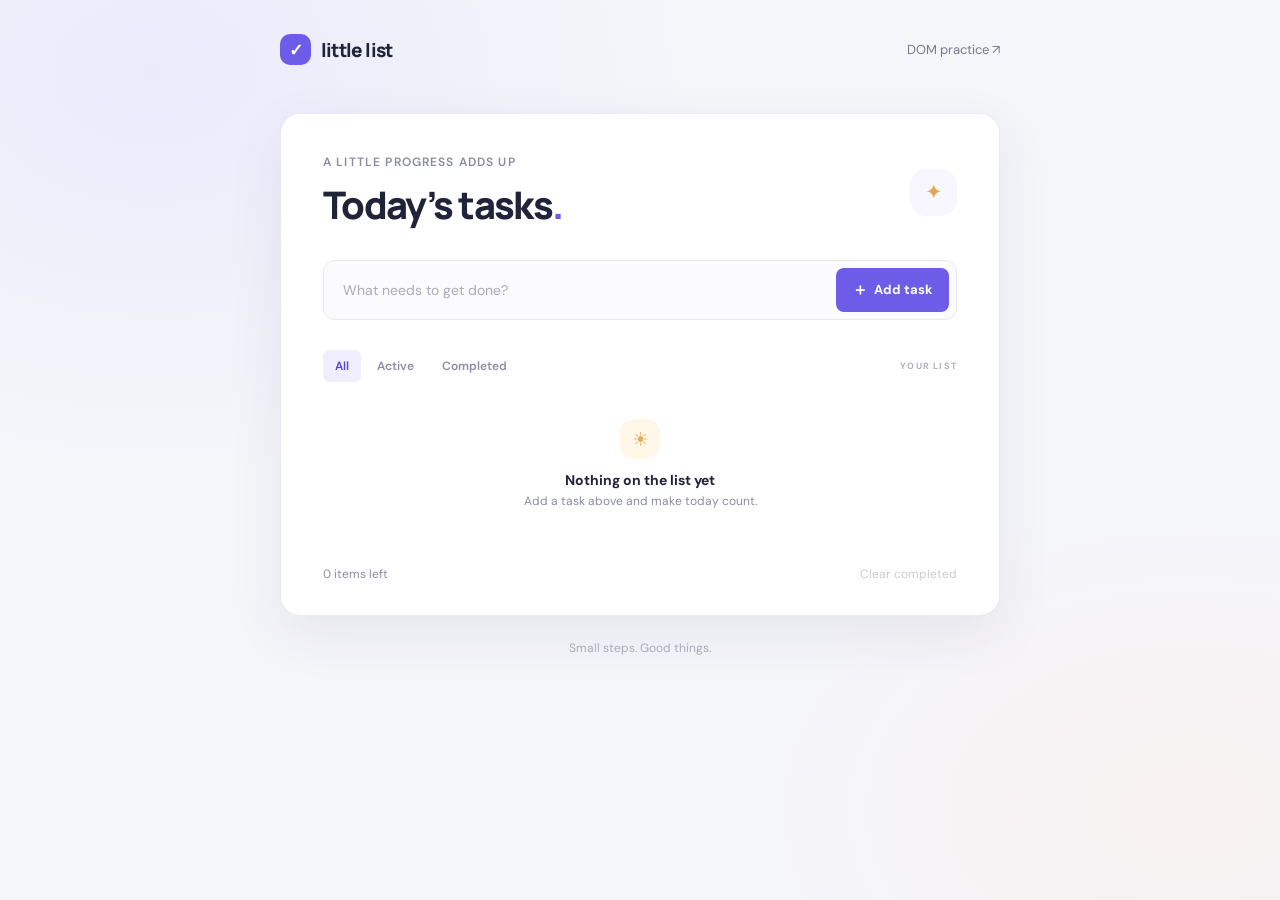
<file: index.html>
<!DOCTYPE html>
<html lang="en">
<head>
  <meta charset="UTF-8">
  <meta name="viewport" content="width=device-width, initial-scale=1.0">
  <meta name="theme-color" content="#f5f6fa">
  <title>Little List — To-Do</title>
  <link rel="preconnect" href="https://fonts.googleapis.com">
  <link rel="preconnect" href="https://fonts.gstatic.com" crossorigin>
  <link href="https://fonts.googleapis.com/css2?family=DM+Sans:wght@400;500;600;700&family=Manrope:wght@600;700;800&display=swap" rel="stylesheet">
  <link rel="stylesheet" href="styles.css">
  <script src="app.js" defer></script>
</head>
<body>
  <main class="app-shell">
    <header class="page-header">
      <a class="brand" href="./" aria-label="Little List home">
        <span class="brand-mark" aria-hidden="true">✓</span>
        <span>little list</span>
      </a>
      <a class="practice-link" href="dom-practice.html">DOM practice <span aria-hidden="true">↗</span></a>
    </header>

    <section class="todo-card" aria-labelledby="page-title">
      <div class="card-heading">
        <div>
          <p class="eyebrow">A little progress adds up</p>
          <h1 id="page-title">Today’s tasks<span class="heading-dot">.</span></h1>
        </div>
        <div class="heading-icon" aria-hidden="true">✦</div>
      </div>

      <form class="add-form" id="todo-form">
        <label class="sr-only" for="todo-input">Add a task</label>
        <input id="todo-input" type="text" placeholder="What needs to get done?" autocomplete="off" maxlength="160">
        <button class="add-button" type="submit"><span aria-hidden="true">＋</span> Add task</button>
      </form>

      <div class="list-toolbar">
        <div class="filters" role="group" aria-label="Filter tasks" id="filters">
          <button class="filter is-active" type="button" data-filter="all" aria-pressed="true">All</button>
          <button class="filter" type="button" data-filter="active" aria-pressed="false">Active</button>
          <button class="filter" type="button" data-filter="completed" aria-pressed="false">Completed</button>
        </div>
        <span class="list-label">YOUR LIST</span>
      </div>

      <ul class="todo-list" id="todo-list" aria-label="Tasks"></ul>
      <div class="empty-state" id="empty-state">
        <span class="empty-icon" aria-hidden="true">☀</span>
        <p class="empty-title">Nothing on the list yet</p>
        <p class="empty-copy">Add a task above and make today count.</p>
      </div>

      <footer class="list-footer">
        <span class="items-left" id="items-left" aria-live="polite">0 items left</span>
        <button class="clear-button" id="clear-completed" type="button">Clear completed</button>
      </footer>
    </section>

    <p class="page-note">Small steps. Good things.</p>
  </main>
</body>
</html>
</file>
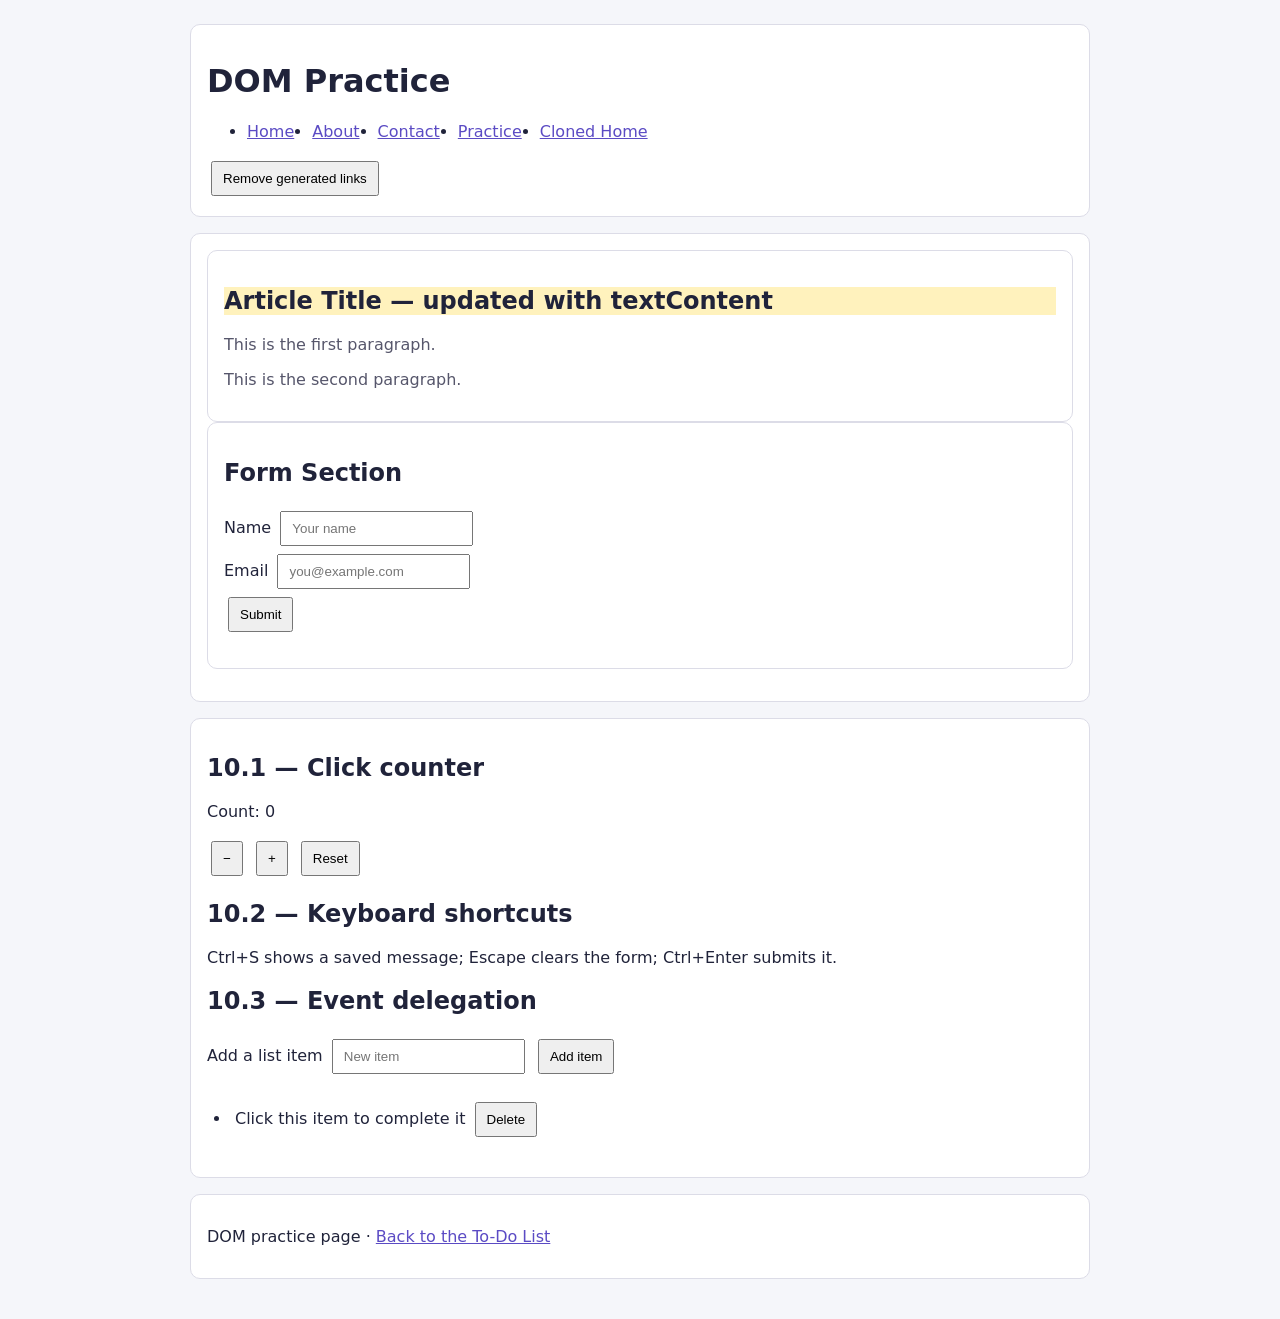
<file: dom-practice.html>
<!DOCTYPE html>
<html lang="en">
<head>
  <meta charset="UTF-8">
  <meta name="viewport" content="width=device-width, initial-scale=1.0">
  <title>DOM Practice — Lessons 9 &amp; 10</title>
  <style>
    :root { font-family: system-ui, sans-serif; color: #20233a; background: #f5f6fa; }
    body { max-width: 900px; margin: 0 auto; padding: 24px; }
    header, main, footer, section, article, .demo-box { padding: 16px; border: 1px solid #dcdce7; border-radius: 10px; background: white; }
    header, main, footer, section { margin-bottom: 16px; }
    .nav-list { display: flex; gap: 18px; }
    .content { color: #56566b; }
    .highlight { background: #fff2bd; }
    .completed { text-decoration: line-through; color: #858598; }
    .error { border-color: #c53f48; }
    .error-message { min-height: 1.3em; color: #c53f48; font-size: 0.85rem; }
    .success-message { color: #26836b; }
    button, input { margin: 4px; padding: 8px 10px; }
    .item-list { padding-left: 24px; }
    .item-list li { padding: 4px; }
    a { color: #5b4bc4; }
  </style>
</head>
<body>
  <header id="main-header">
    <h1>DOM Practice</h1>
    <nav aria-label="Practice navigation">
      <ul class="nav-list">
        <li><a href="#article" class="nav-link">Home</a></li>
        <li><a href="#form-section" class="nav-link">About</a></li>
        <li><a href="#event-practice" class="nav-link">Contact</a></li>
      </ul>
      <button type="button" id="remove-generated-links">Remove generated links</button>
    </nav>
  </header>

  <main class="container">
    <article id="article">
      <h2 class="title">Article Title</h2>
      <p class="content">This is the first paragraph.</p>
      <p class="content">This is the second paragraph.</p>
    </article>
    <section id="form-section">
      <h2>Form Section</h2>
      <form id="contact-form" novalidate>
        <label for="name">Name</label>
        <input type="text" id="name" name="name" placeholder="Your name" aria-describedby="name-error">
        <span class="error-message" id="name-error"></span>
        <br>
        <label for="email">Email</label>
        <input type="email" id="email" name="email" placeholder="you@example.com" aria-describedby="email-error">
        <span class="error-message" id="email-error"></span>
        <br>
        <button type="submit">Submit</button>
        <p id="form-result" aria-live="polite"></p>
      </form>
    </section>
  </main>

  <section id="event-practice">
    <h2>10.1 — Click counter</h2>
    <p>Count: <output id="counter-value">0</output></p>
    <button type="button" id="decrement">−</button>
    <button type="button" id="increment">+</button>
    <button type="button" id="reset-counter">Reset</button>

    <h2>10.2 — Keyboard shortcuts</h2>
    <p>Ctrl+S shows a saved message; Escape clears the form; Ctrl+Enter submits it.</p>
    <p id="shortcut-message" aria-live="polite"></p>

    <h2>10.3 — Event delegation</h2>
    <form id="item-form">
      <label for="item-input">Add a list item</label>
      <input id="item-input" type="text" placeholder="New item">
      <button type="submit">Add item</button>
    </form>
    <ul class="item-list" id="item-list">
      <li><span>Click this item to complete it</span> <button type="button" data-action="delete">Delete</button></li>
    </ul>
  </section>

  <footer>
    <p>DOM practice page · <a href="index.html">Back to the To-Do List</a></p>
  </footer>
  <script src="dom.js"></script>
</body>
</html>
</file>
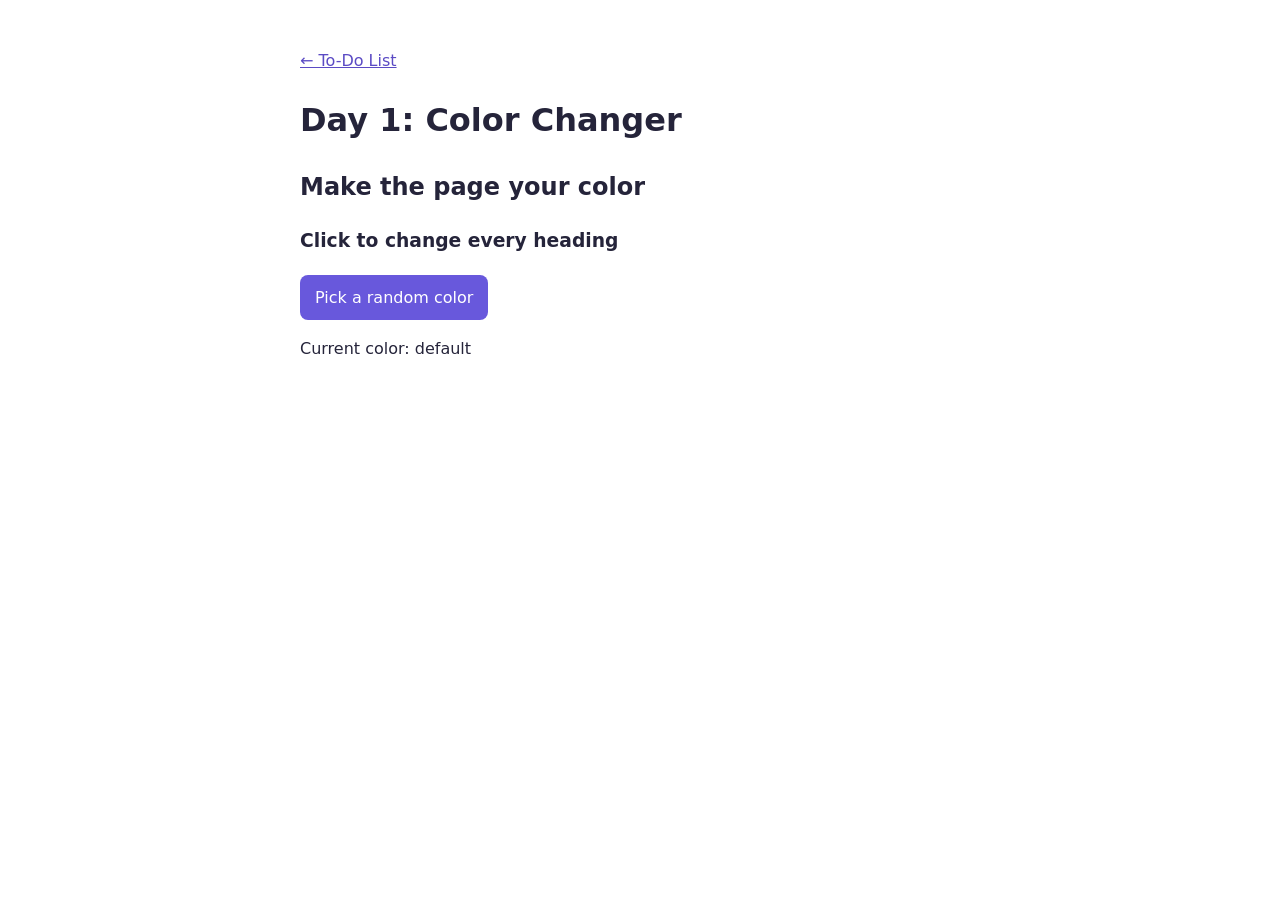
<file: daily-challenges/day-1-color-changer.html>
<!DOCTYPE html>
<html lang="en">
<head>
  <meta charset="UTF-8">
  <meta name="viewport" content="width=device-width, initial-scale=1.0">
  <title>Day 1 — Color Changer</title>
  <style>
    body { max-width: 680px; margin: 48px auto; padding: 0 20px; font: 16px/1.6 system-ui, sans-serif; color: #25243a; }
    button { padding: 10px 15px; border: 0; border-radius: 8px; background: #6858dc; color: white; font: inherit; cursor: pointer; }
    a { color: #5b4bc4; }
    h1.colored-heading, h2.colored-heading, h3.colored-heading { color: var(--heading-color); }
  </style>
</head>
<body>
  <p><a href="../index.html">← To-Do List</a></p>
  <h1>Day 1: Color Changer</h1>
  <h2>Make the page your color</h2>
  <h3>Click to change every heading</h3>
  <button id="change-color" type="button">Pick a random color</button>
  <p id="color-value" aria-live="polite">Current color: default</p>
  <script>
    const colorButton = document.querySelector("#change-color");
    const colorValue = document.querySelector("#color-value");
    const colorStyle = document.createElement("style");
    colorButton.addEventListener("click", () => {
      const color = `#${Math.floor(Math.random() * 0x1000000).toString(16).padStart(6, "0")}`;
      document.querySelectorAll("h1, h2, h3").forEach((heading) => {
        heading.classList.add("colored-heading");
      });
      colorStyle.textContent = `:root { --heading-color: ${color}; }`;
      document.head.append(colorStyle);
      colorValue.textContent = `Current color: ${color}`;
    });
  </script>
</body>
</html>
</file>
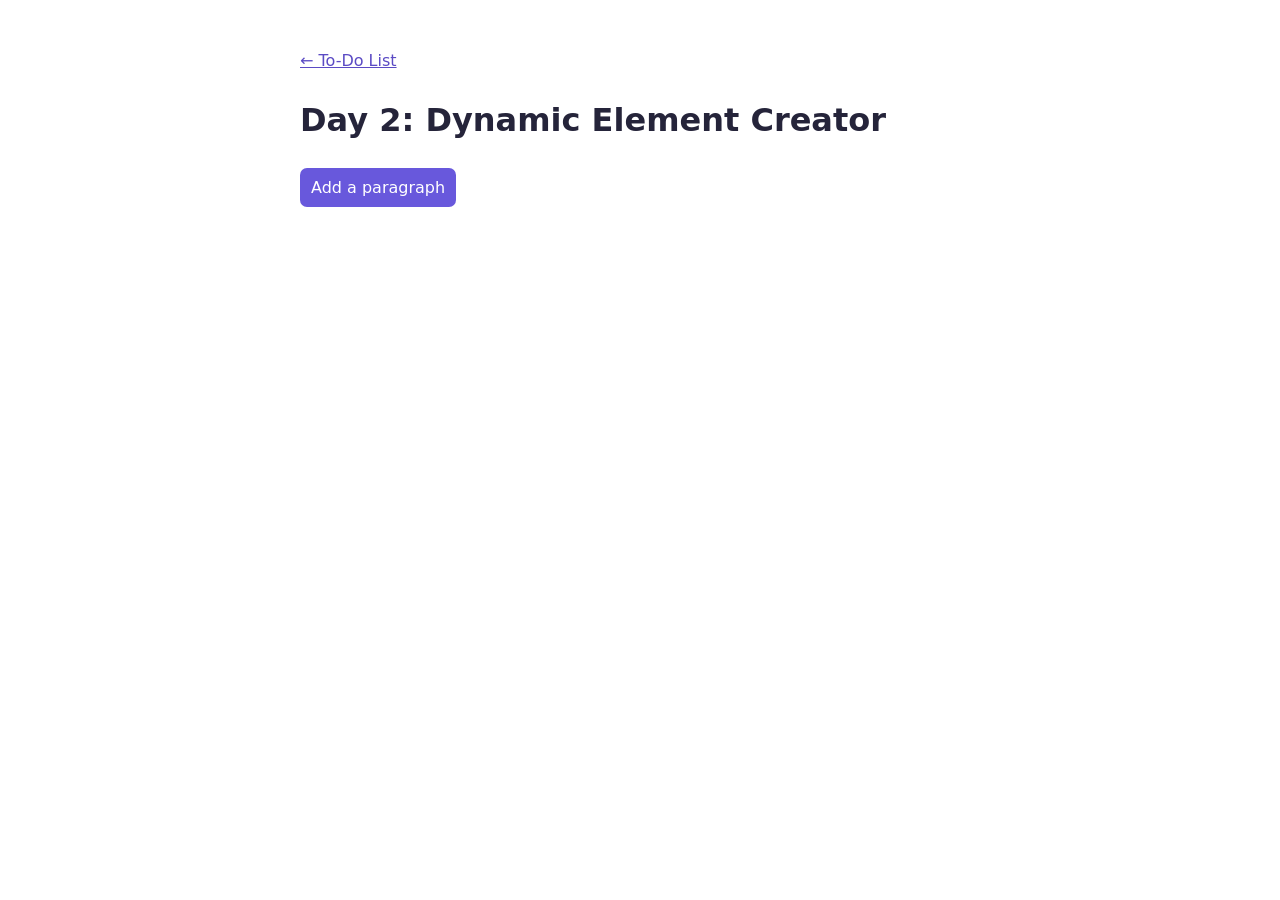
<file: daily-challenges/day-2-element-creator.html>
<!DOCTYPE html>
<html lang="en">
<head>
  <meta charset="UTF-8">
  <meta name="viewport" content="width=device-width, initial-scale=1.0">
  <title>Day 2 — Dynamic Element Creator</title>
  <style>
    body { max-width: 680px; margin: 48px auto; padding: 0 20px; font: 16px/1.6 system-ui, sans-serif; color: #25243a; }
    button { padding: 7px 11px; border: 0; border-radius: 7px; background: #6858dc; color: white; font: inherit; cursor: pointer; }
    .paragraph-row { display: flex; align-items: center; justify-content: space-between; gap: 12px; padding: 8px 0; border-bottom: 1px solid #eee; }
    .delete { background: #f5eeee; color: #9c4545; }
    a { color: #5b4bc4; }
  </style>
</head>
<body>
  <p><a href="../index.html">← To-Do List</a></p>
  <h1>Day 2: Dynamic Element Creator</h1>
  <button id="add-paragraph" type="button">Add a paragraph</button>
  <div id="paragraphs" aria-live="polite"></div>
  <script>
    const addButton = document.querySelector("#add-paragraph");
    const paragraphContainer = document.querySelector("#paragraphs");
    let paragraphCount = 0;

    addButton.addEventListener("click", () => {
      paragraphCount += 1;
      const row = document.createElement("div");
      row.classList.add("paragraph-row");
      const paragraph = document.createElement("p");
      paragraph.textContent = `This is paragraph ${paragraphCount}.`;
      const removeButton = document.createElement("button");
      removeButton.classList.add("delete");
      removeButton.type = "button";
      removeButton.textContent = "Delete";
      removeButton.addEventListener("click", () => row.remove());
      row.append(paragraph, removeButton);
      paragraphContainer.append(row);
    });
  </script>
</body>
</html>
</file>
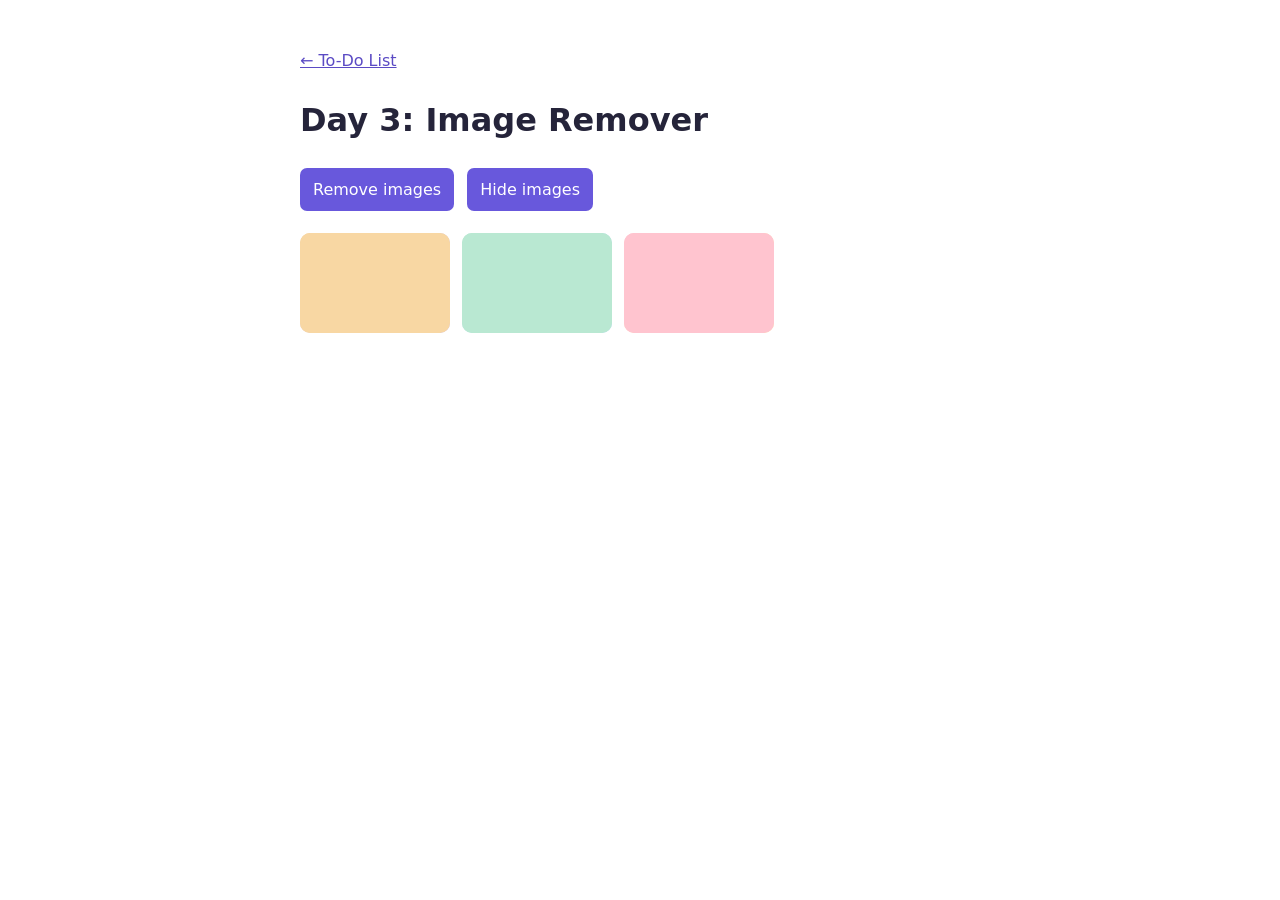
<file: daily-challenges/day-3-image-remover.html>
<!DOCTYPE html>
<html lang="en">
<head>
  <meta charset="UTF-8">
  <meta name="viewport" content="width=device-width, initial-scale=1.0">
  <title>Day 3 — Image Remover</title>
  <style>
    body { max-width: 680px; margin: 48px auto; padding: 0 20px; font: 16px/1.6 system-ui, sans-serif; color: #25243a; }
    button { margin-right: 8px; padding: 9px 13px; border: 0; border-radius: 7px; background: #6858dc; color: white; font: inherit; cursor: pointer; }
    .samples { display: flex; flex-wrap: wrap; gap: 12px; margin-top: 22px; }
    .sample { display: grid; width: 150px; height: 100px; place-items: center; border-radius: 10px; background: linear-gradient(135deg, #f8d7a3, #c8c0ff); color: #28233e; font-weight: 700; }
    .sample:nth-child(2) { background: linear-gradient(135deg, #b9e8d2, #c1d9ff); }
    .sample:nth-child(3) { background: linear-gradient(135deg, #ffc4cf, #ffe9a7); }
    a { color: #5b4bc4; }
  </style>
</head>
<body>
  <p><a href="../index.html">← To-Do List</a></p>
  <h1>Day 3: Image Remover</h1>
  <button id="remove-images" type="button">Remove images</button>
  <button id="toggle-images" type="button">Hide images</button>
  <div class="samples" aria-label="Sample images">
    <img class="sample" alt="Abstract warm gradient image" src="data:image/svg+xml,%3Csvg xmlns='http://www.w3.org/2000/svg' width='150' height='100'%3E%3Crect width='150' height='100' fill='%23f8d7a3'/%3E%3C/svg%3E">
    <img class="sample" alt="Abstract cool gradient image" src="data:image/svg+xml,%3Csvg xmlns='http://www.w3.org/2000/svg' width='150' height='100'%3E%3Crect width='150' height='100' fill='%23b9e8d2'/%3E%3C/svg%3E">
    <img class="sample" alt="Abstract pink gradient image" src="data:image/svg+xml,%3Csvg xmlns='http://www.w3.org/2000/svg' width='150' height='100'%3E%3Crect width='150' height='100' fill='%23ffc4cf'/%3E%3C/svg%3E">
  </div>
  <script>
    const removeImagesButton = document.querySelector("#remove-images");
    const toggleImagesButton = document.querySelector("#toggle-images");
    let imagesHidden = false;

    removeImagesButton.addEventListener("click", () => {
      document.querySelectorAll("img").forEach((image) => image.remove());
      toggleImagesButton.disabled = true;
    });

    toggleImagesButton.addEventListener("click", () => {
      imagesHidden = !imagesHidden;
      document.querySelectorAll("img").forEach((image) => {
        image.classList.toggle("is-hidden", imagesHidden);
        image.hidden = imagesHidden;
      });
      toggleImagesButton.textContent = imagesHidden ? "Show images" : "Hide images";
    });
  </script>
</body>
</html>
</file>
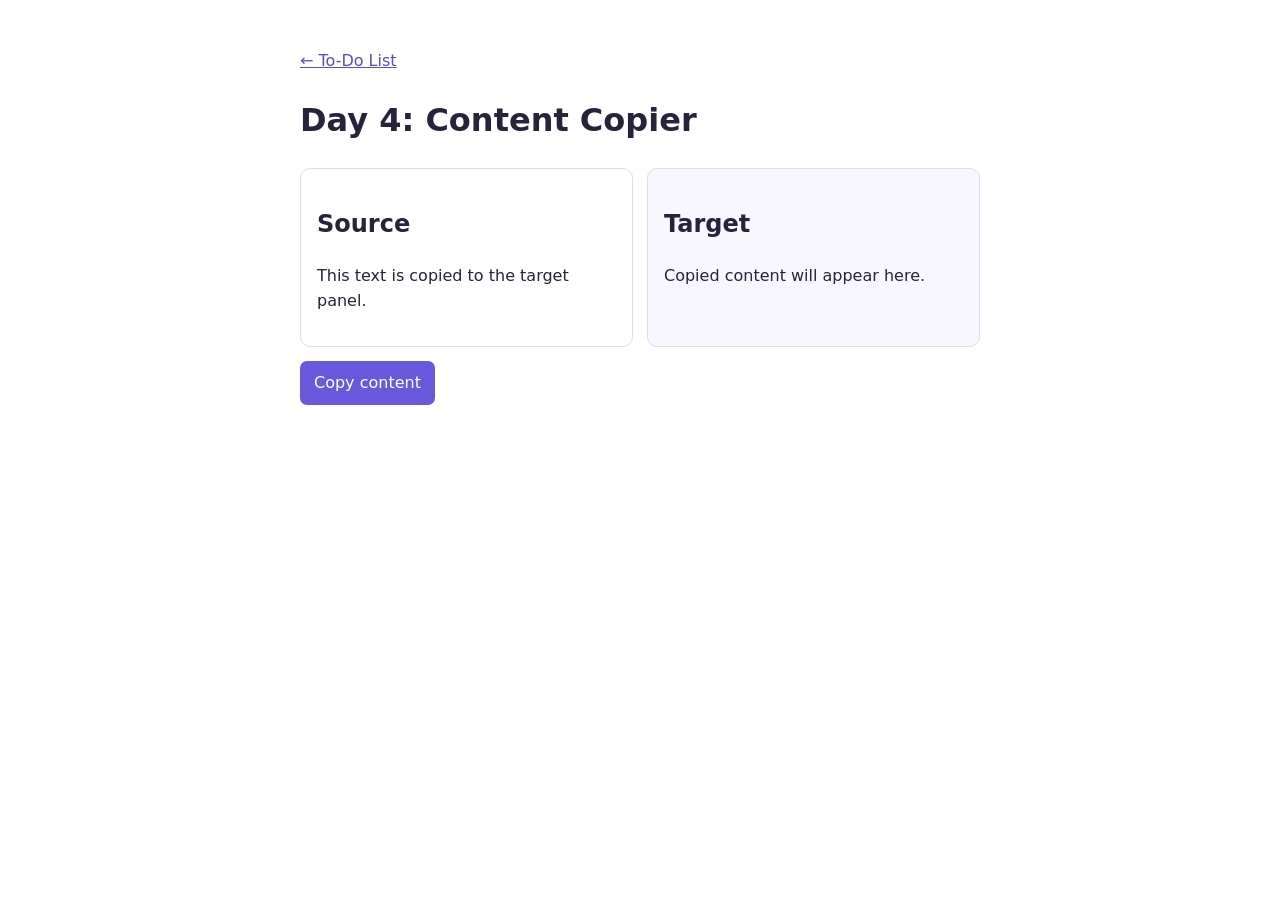
<file: daily-challenges/day-4-content-copier.html>
<!DOCTYPE html>
<html lang="en">
<head>
  <meta charset="UTF-8">
  <meta name="viewport" content="width=device-width, initial-scale=1.0">
  <title>Day 4 — Content Copier</title>
  <style>
    body { max-width: 680px; margin: 48px auto; padding: 0 20px; font: 16px/1.6 system-ui, sans-serif; color: #25243a; }
    .panels { display: grid; grid-template-columns: 1fr 1fr; gap: 14px; }
    .panel { min-height: 130px; padding: 16px; border: 1px solid #dedde9; border-radius: 10px; background: white; }
    .target { background: #f8f7ff; }
    button { margin: 14px 0; padding: 9px 14px; border: 0; border-radius: 7px; background: #6858dc; color: white; font: inherit; cursor: pointer; }
    @media (max-width: 520px) { .panels { grid-template-columns: 1fr; } }
    a { color: #5b4bc4; }
  </style>
</head>
<body>
  <p><a href="../index.html">← To-Do List</a></p>
  <h1>Day 4: Content Copier</h1>
  <div class="panels">
    <div class="panel" id="source" draggable="true">
      <h2>Source</h2>
      <p>This text is copied to the target panel.</p>
    </div>
    <div class="panel target" id="target" aria-label="Copy destination">
      <h2>Target</h2>
      <p>Copied content will appear here.</p>
    </div>
  </div>
  <button id="copy-content" type="button">Copy content</button>
  <script>
    const source = document.querySelector("#source");
    const target = document.querySelector("#target");
    const copyButton = document.querySelector("#copy-content");
    let draggedText = "";

    function copySourceContent() {
      target.replaceChildren();
      source.querySelectorAll("h2, p").forEach((sourceElement) => {
        const copy = document.createElement(sourceElement.tagName.toLowerCase());
        copy.textContent = sourceElement.textContent;
        target.append(copy);
      });
    }

    copyButton.addEventListener("click", copySourceContent);
    source.addEventListener("dragstart", (event) => {
      draggedText = source.querySelector("p").textContent;
      event.dataTransfer.setData("text/plain", draggedText);
    });
    target.addEventListener("dragover", (event) => event.preventDefault());
    target.addEventListener("drop", (event) => {
      event.preventDefault();
      const paragraph = document.createElement("p");
      paragraph.textContent = event.dataTransfer.getData("text/plain") || draggedText;
      target.append(paragraph);
    });
  </script>
</body>
</html>
</file>
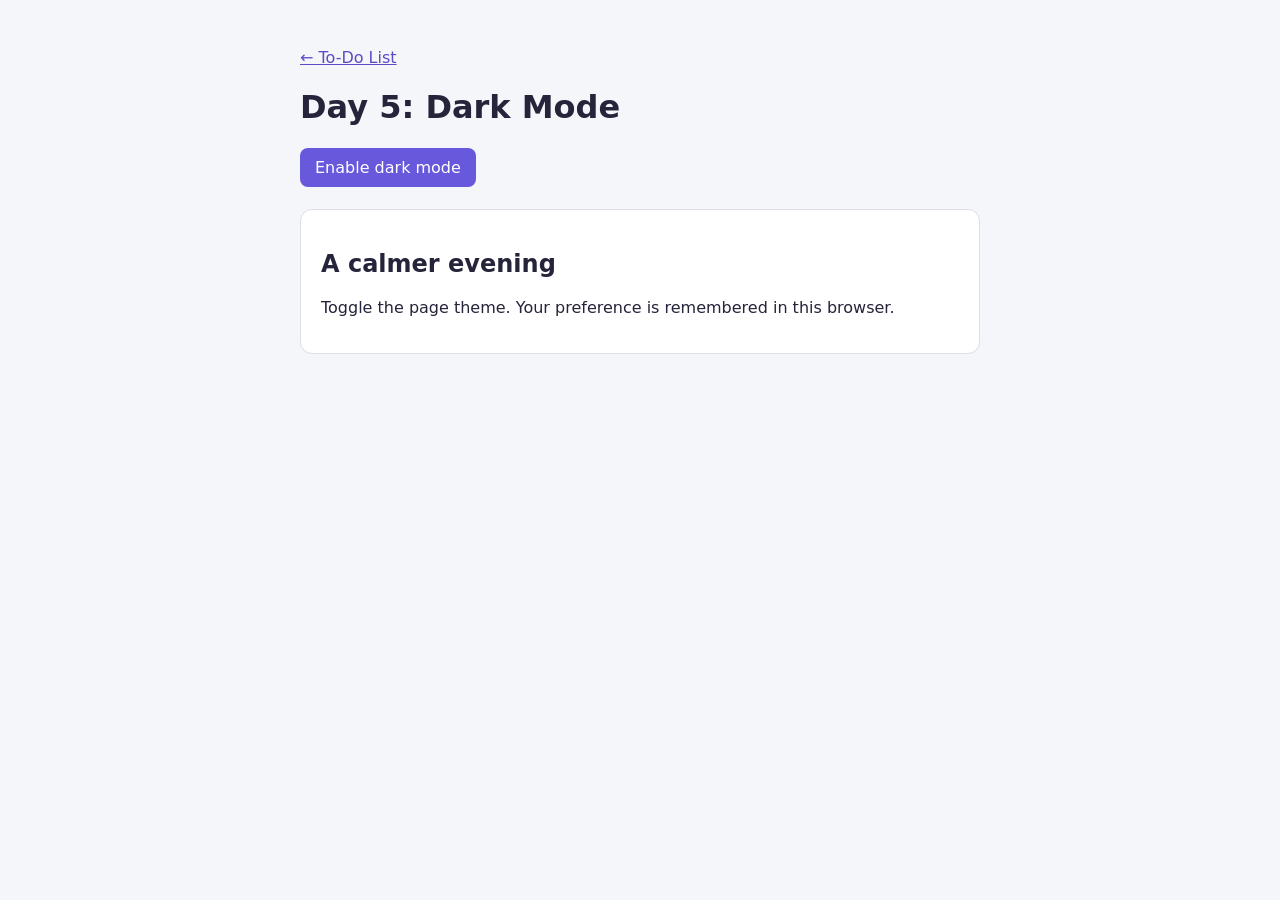
<file: daily-challenges/day-5-dark-mode.html>
<!DOCTYPE html>
<html lang="en">
<head>
  <meta charset="UTF-8">
  <meta name="viewport" content="width=device-width, initial-scale=1.0">
  <title>Day 5 — Dark Mode Toggle</title>
  <style>
    :root { color-scheme: light; font-family: system-ui, sans-serif; background: #f5f6fa; color: #25243a; transition: background-color 220ms ease, color 220ms ease; }
    body { max-width: 680px; margin: 48px auto; padding: 0 20px; }
    body.dark-mode { color-scheme: dark; background: #1d1b2b; color: #f3f1ff; }
    .card { margin-top: 22px; padding: 20px; border: 1px solid #dedde9; border-radius: 12px; background: white; transition: background-color 220ms ease, border-color 220ms ease; }
    .dark-mode .card { border-color: #403c55; background: #282538; }
    button { padding: 10px 15px; border: 0; border-radius: 8px; background: #6858dc; color: white; font: inherit; cursor: pointer; }
    a { color: #5b4bc4; }
  </style>
</head>
<body>
  <p><a href="../index.html">← To-Do List</a></p>
  <h1>Day 5: Dark Mode</h1>
  <button id="theme-toggle" type="button" aria-pressed="false">Enable dark mode</button>
  <section class="card">
    <h2>A calmer evening</h2>
    <p>Toggle the page theme. Your preference is remembered in this browser.</p>
  </section>
  <script>
    const themeButton = document.querySelector("#theme-toggle");
    const savedTheme = localStorage.getItem("dom-practice-theme");
    const prefersDark = window.matchMedia("(prefers-color-scheme: dark)").matches;
    const useDarkMode = savedTheme ? savedTheme === "dark" : prefersDark;

    function setTheme(isDark) {
      document.body.classList.toggle("dark-mode", isDark);
      themeButton.textContent = isDark ? "Enable light mode" : "Enable dark mode";
      themeButton.setAttribute("aria-pressed", String(isDark));
    }

    setTheme(useDarkMode);
    themeButton.addEventListener("click", () => {
      const isDark = !document.body.classList.contains("dark-mode");
      setTheme(isDark);
      localStorage.setItem("dom-practice-theme", isDark ? "dark" : "light");
    });
  </script>
</body>
</html>
</file>
<file: styles.css>
:root {
  color-scheme: light;
  --ink: #20233a;
  --muted: #898ba0;
  --purple: #6d5ce8;
  --purple-dark: #5847d1;
  --purple-soft: #f0edff;
  --line: #eeedf3;
  --surface: #ffffff;
  --background: #f5f6fa;
  --green: #42a889;
  font-family: "DM Sans", sans-serif;
}

* {
  box-sizing: border-box;
}

body {
  min-width: 320px;
  min-height: 100vh;
  margin: 0;
  background:
    radial-gradient(ellipse at 12% 8%, rgba(210, 204, 255, 0.28), transparent 34rem),
    radial-gradient(ellipse at 93% 90%, rgba(255, 221, 204, 0.22), transparent 28rem),
    var(--background);
  color: var(--ink);
}

button,
input {
  font: inherit;
}

button {
  cursor: pointer;
}

.app-shell {
  width: min(100% - 40px, 720px);
  margin: 0 auto;
  padding: 34px 0 28px;
}

.page-header,
.brand,
.list-toolbar,
.list-footer,
.todo-row,
.task-toggle,
.add-form {
  display: flex;
  align-items: center;
}

.page-header {
  justify-content: space-between;
  margin-bottom: 48px;
}

.brand {
  gap: 10px;
  color: var(--ink);
  font-family: "Manrope", sans-serif;
  font-size: 19px;
  font-weight: 800;
  letter-spacing: -0.8px;
  text-decoration: none;
}

.brand-mark {
  display: grid;
  width: 31px;
  height: 31px;
  place-items: center;
  border-radius: 10px;
  background: var(--purple);
  color: white;
  font-size: 17px;
}

.practice-link {
  color: #77788d;
  font-size: 13px;
  text-decoration: none;
}

.practice-link:hover {
  color: var(--purple);
}

.todo-card {
  overflow: hidden;
  padding: 40px 42px 25px;
  border: 1px solid rgba(229, 228, 238, 0.8);
  border-radius: 20px;
  background: var(--surface);
  box-shadow: 0 18px 55px rgba(48, 44, 91, 0.08);
}

.card-heading {
  display: flex;
  align-items: center;
  justify-content: space-between;
  margin-bottom: 30px;
}

.eyebrow {
  margin: 0 0 8px;
  color: var(--muted);
  font-size: 12px;
  font-weight: 600;
  letter-spacing: 1.15px;
  text-transform: uppercase;
}

h1 {
  margin: 0;
  font-family: "Manrope", sans-serif;
  font-size: clamp(29px, 6vw, 38px);
  font-weight: 800;
  letter-spacing: -1.7px;
}

.heading-dot {
  color: var(--purple);
}

.heading-icon {
  display: grid;
  width: 47px;
  height: 47px;
  place-items: center;
  border-radius: 16px;
  background: #f8f6ff;
  color: #e5a84e;
  font-size: 21px;
}

.add-form {
  gap: 10px;
  padding: 7px;
  border: 1px solid #e8e7ef;
  border-radius: 12px;
  background: #fbfbfd;
  transition: border-color 150ms ease, box-shadow 150ms ease;
}

.add-form:focus-within {
  border-color: #bcb3f5;
  box-shadow: 0 0 0 3px rgba(109, 92, 232, 0.1);
}

.add-form input {
  width: 100%;
  min-width: 0;
  padding: 11px 12px;
  border: 0;
  outline: 0;
  background: transparent;
  color: var(--ink);
  font-size: 14px;
}

.add-form input::placeholder {
  color: #aaaaba;
}

.add-button {
  flex: 0 0 auto;
  padding: 11px 16px;
  border: 0;
  border-radius: 8px;
  background: var(--purple);
  color: white;
  font-size: 13px;
  font-weight: 700;
  transition: background 150ms ease, transform 150ms ease;
}

.add-button:hover {
  transform: translateY(-1px);
  background: var(--purple-dark);
}

.add-button span {
  margin-right: 3px;
  font-size: 16px;
  vertical-align: -1px;
}

.list-toolbar {
  justify-content: space-between;
  margin: 30px 0 7px;
}

.filters {
  display: flex;
  gap: 4px;
}

.filter {
  padding: 8px 12px;
  border: 0;
  border-radius: 7px;
  background: transparent;
  color: #8e8fa2;
  font-size: 12px;
  font-weight: 600;
}

.filter:hover {
  color: var(--purple);
}

.filter.is-active {
  background: var(--purple-soft);
  color: var(--purple-dark);
}

.list-label {
  color: #b0afbd;
  font-size: 9px;
  font-weight: 700;
  letter-spacing: 1.2px;
}

.todo-list {
  min-height: 54px;
  margin: 0;
  padding: 0;
  list-style: none;
}

.todo-row {
  min-height: 57px;
  justify-content: space-between;
  gap: 12px;
  border-bottom: 1px solid var(--line);
  animation: arrive 180ms ease-out;
}

.task-toggle {
  min-width: 0;
  flex: 1;
  gap: 12px;
  padding: 12px 0;
  border: 0;
  background: transparent;
  color: var(--ink);
  text-align: left;
}

.task-check {
  display: grid;
  width: 19px;
  height: 19px;
  flex: 0 0 auto;
  place-items: center;
  border: 1.5px solid #d5d4df;
  border-radius: 6px;
  color: transparent;
  font-size: 12px;
  transition: background 150ms ease, border-color 150ms ease;
}

.task-text {
  overflow-wrap: anywhere;
  font-size: 14px;
  line-height: 1.5;
}

.todo-row.is-completed .task-check {
  border-color: var(--green);
  background: var(--green);
  color: white;
}

.todo-row.is-completed .task-text {
  color: #a7a7b3;
  text-decoration: line-through;
  text-decoration-color: #b9b8c5;
}

.delete-button {
  display: grid;
  width: 32px;
  height: 32px;
  flex: 0 0 auto;
  place-items: center;
  border: 0;
  border-radius: 8px;
  background: transparent;
  color: #aaa9b7;
  font-size: 19px;
  opacity: 0;
  transition: background 150ms ease, color 150ms ease, opacity 150ms ease;
}

.todo-row:hover .delete-button,
.delete-button:focus-visible {
  opacity: 1;
}

.delete-button:hover {
  background: #fff0ef;
  color: #d76761;
}

.editing-input {
  width: 100%;
  min-width: 0;
  padding: 7px 9px;
  border: 1px solid #c9c1f7;
  border-radius: 6px;
  outline: 0;
  color: var(--ink);
  font-size: 14px;
}

.empty-state {
  display: none;
  padding: 30px 12px 33px;
  text-align: center;
}

.empty-state.is-visible {
  display: block;
}

.empty-icon {
  display: inline-grid;
  width: 40px;
  height: 40px;
  place-items: center;
  border-radius: 14px;
  background: #fff8e9;
  color: #e6ad58;
  font-size: 19px;
}

.empty-title {
  margin: 12px 0 4px;
  font-size: 14px;
  font-weight: 700;
}

.empty-copy {
  margin: 0;
  color: var(--muted);
  font-size: 12px;
}

.list-footer {
  min-height: 48px;
  justify-content: space-between;
  padding-top: 15px;
}

.items-left {
  color: #8d8d9f;
  font-size: 12px;
}

.clear-button {
  padding: 7px 0 7px 10px;
  border: 0;
  background: transparent;
  color: #8d8d9f;
  font-size: 12px;
}

.clear-button:hover:not(:disabled) {
  color: #d76761;
}

.clear-button:disabled {
  cursor: default;
  opacity: 0.45;
}

.page-note {
  margin: 24px 0 0;
  color: #aaaaba;
  font-size: 12px;
  text-align: center;
}

.sr-only {
  position: absolute;
  width: 1px;
  height: 1px;
  overflow: hidden;
  clip: rect(0, 0, 0, 0);
  white-space: nowrap;
  clip-path: inset(50%);
}

@keyframes arrive {
  from {
    transform: translateY(3px);
    opacity: 0;
  }
  to {
    transform: translateY(0);
    opacity: 1;
  }
}

@media (max-width: 540px) {
  .app-shell {
    width: min(100% - 28px, 720px);
    padding-top: 23px;
  }

  .page-header {
    margin-bottom: 30px;
  }

  .todo-card {
    padding: 29px 20px 19px;
    border-radius: 16px;
  }

  .card-heading {
    margin-bottom: 22px;
  }

  .heading-icon {
    width: 40px;
    height: 40px;
  }

  .add-form {
    gap: 3px;
  }

  .add-button {
    padding: 10px 11px;
    font-size: 12px;
  }

  .filter {
    padding: 8px 9px;
  }
}

@media (prefers-reduced-motion: reduce) {
  *,
  *::before,
  *::after {
    scroll-behavior: auto !important;
    animation-duration: 0.01ms !important;
    animation-iteration-count: 1 !important;
    transition-duration: 0.01ms !important;
  }
}
</file>
